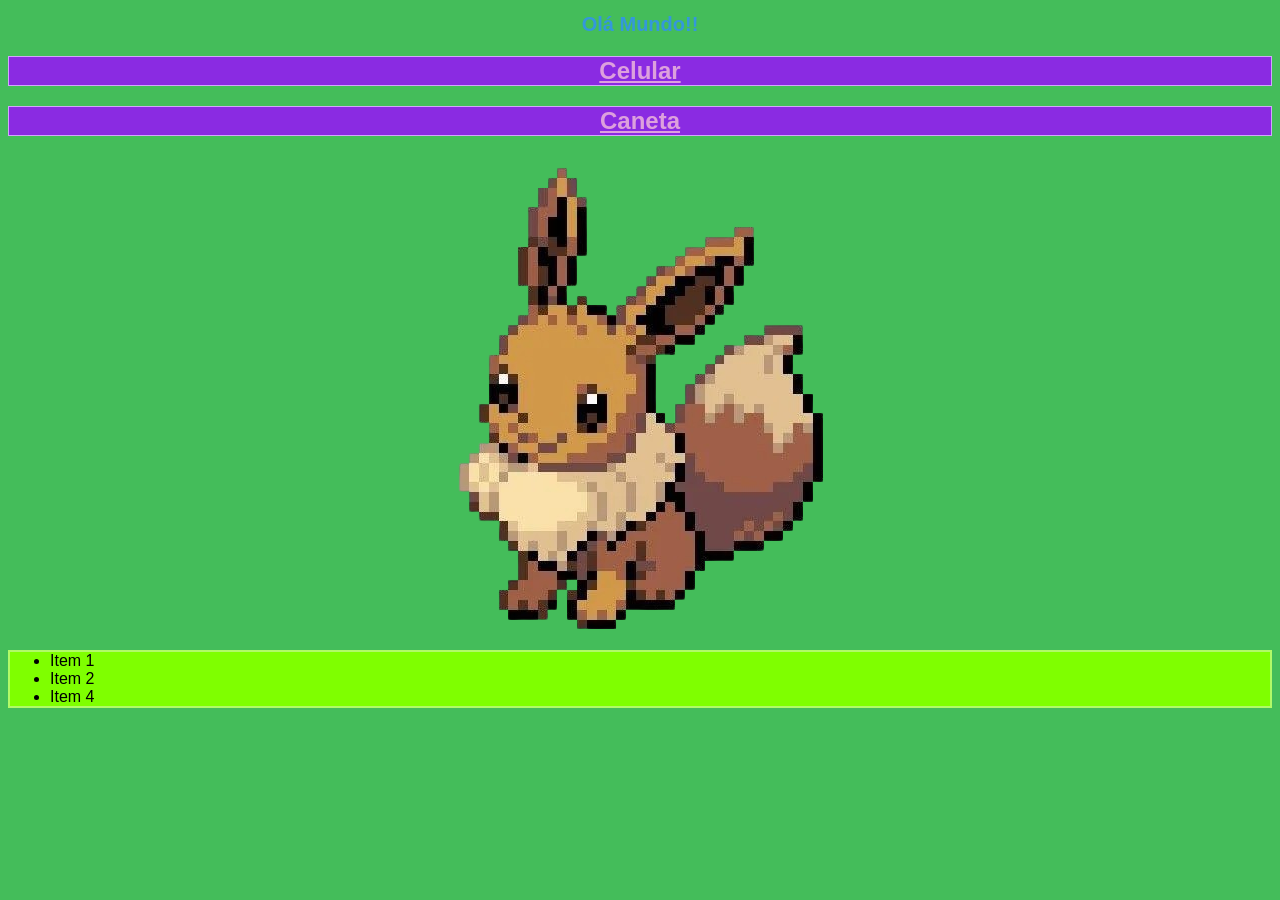
<file: Aula 10 30.10/index.html>
<!DOCTYPE html>
<html lang="pt-br">
<head>
    <meta charset="UTF-8">
    <meta name="viewport" content="width=device-width, initial-scale=1.0">
    <link rel="stylesheet" href="style.css">
    <title>Document</title>
</head>
<body>
    <h1>Olá Mundo!!</h1>
    <h2>Celular</h2>
    <h2>Caneta</h2>
    <div>
        <img src="Eevee.jpg" alt="Eevee, pokémon mais fofo">
    </div>

    <ul>
        <li>Item 1</li>
        <li>Item 2</li>
        <li>Item 4</li>
    </ul>
</body>
</html>
</file>
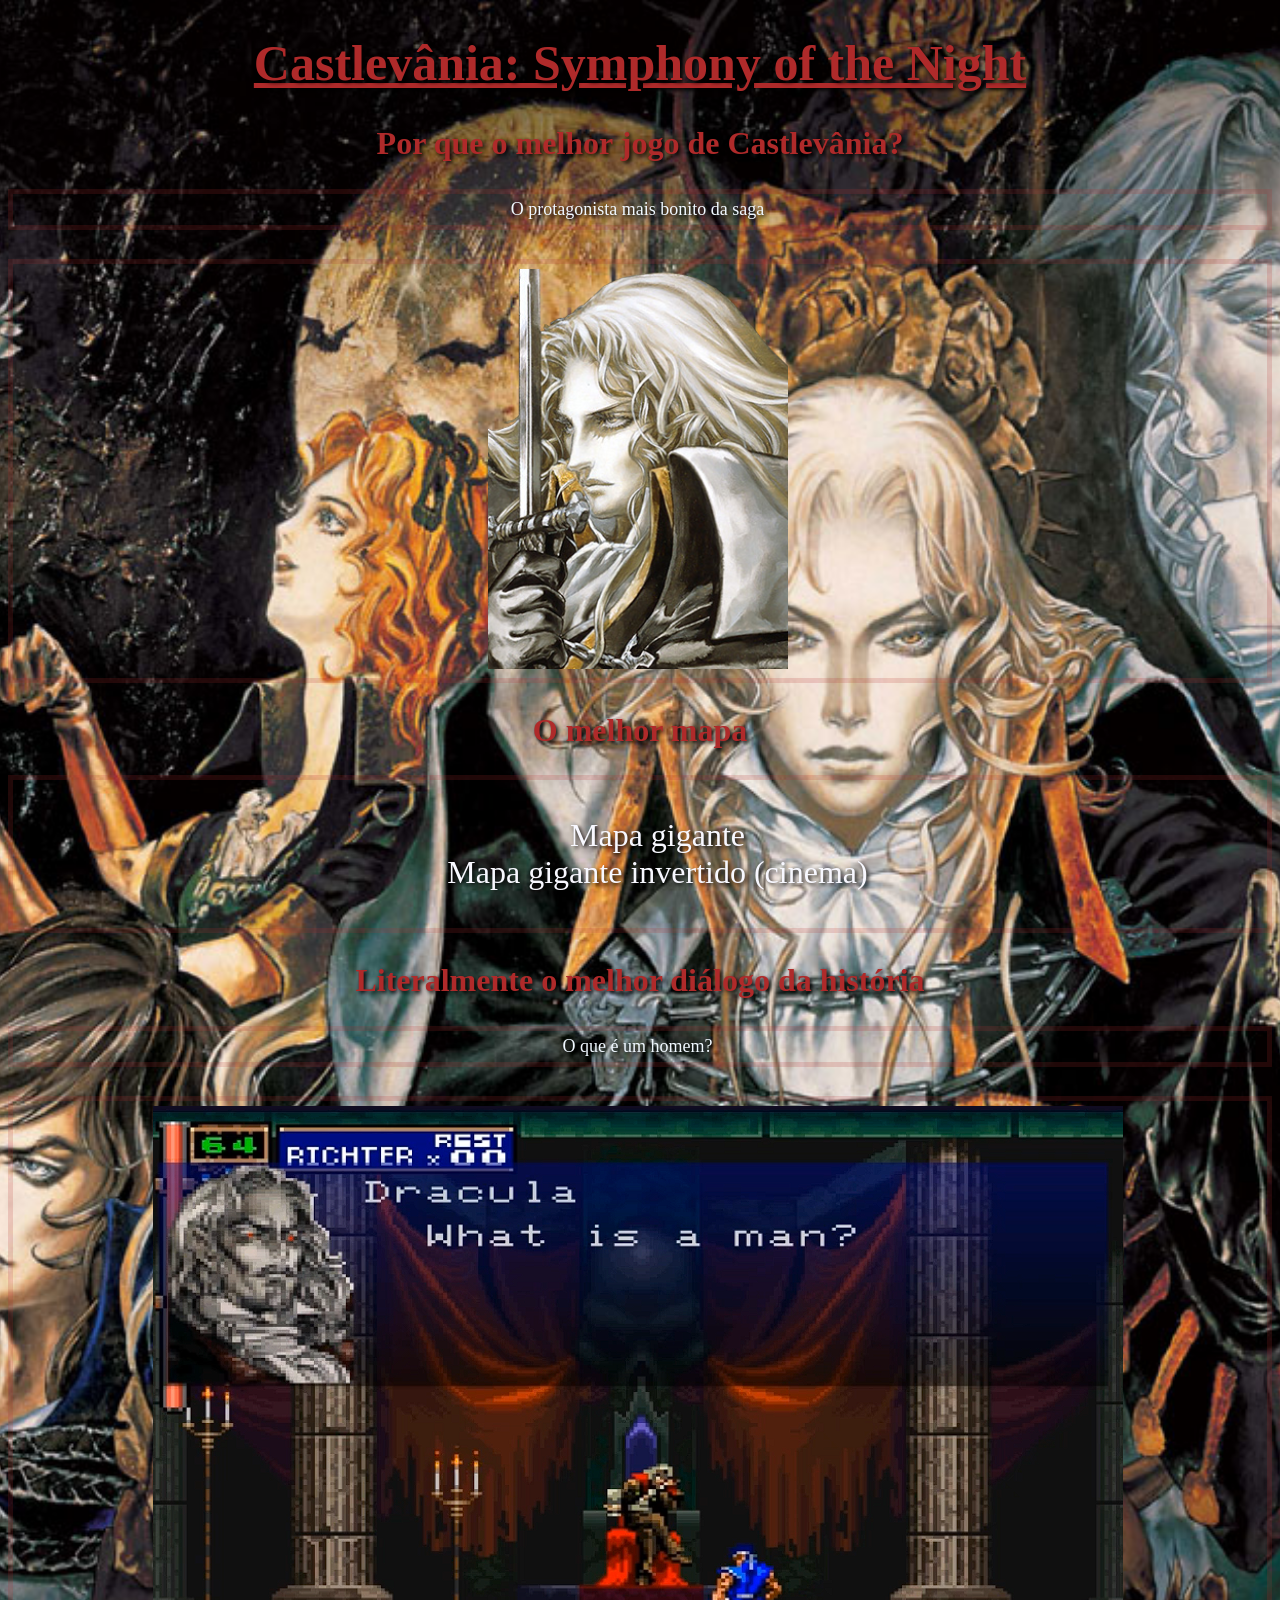
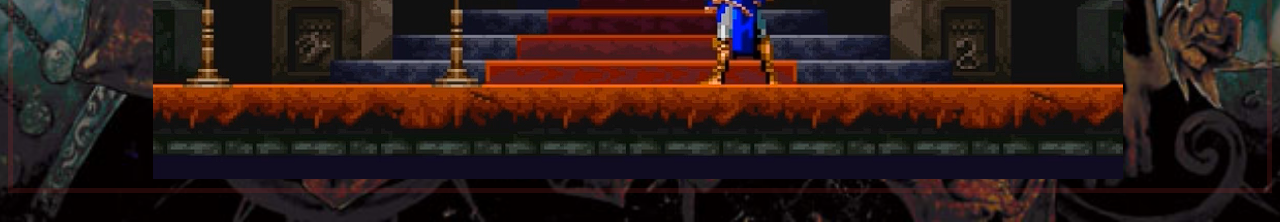
<file: Aula 10 30.10/Atividade 2/index.html>
<!DOCTYPE html>
<html lang="pt-br">
<head>
    <meta charset="UTF-8">
    <meta name="viewport" content="width=device-width, initial-scale=1.0">
    <link rel="stylesheet" href="style.css">
    <title>Castlevânia Symphony of the Night</title>
</head>
<body>
    <h1>Castlevânia: Symphony of the Night</h1>
    <h2>Por que o melhor jogo de Castlevânia?</h2>
    <div>
        <p>O protagonista mais bonito da saga</p>
    </div>
    <div>
        <img src="alucard.webp" alt="">
    </div>
    <a href="https://gamefaqs.gamespot.com/boards/196885-castlevania-symphony-of-the-night/77216045" target="_blank" rel="noopener noreferrer"><h2 id="mapa">O melhor mapa</h2></a>
    <div>
        <ul>
            <li>Mapa gigante</li>
            <li>Mapa gigante invertido (cinema)</li>
        </ul>
    </div>
    <h2>Literalmente o melhor diálogo da história</h2>
    <div>
        <p>O que é um homem?</p>
    </div>
    <div>
        <img src="melhor_diálogo.png" alt="">
    </div>
</body>
</html>
</file>
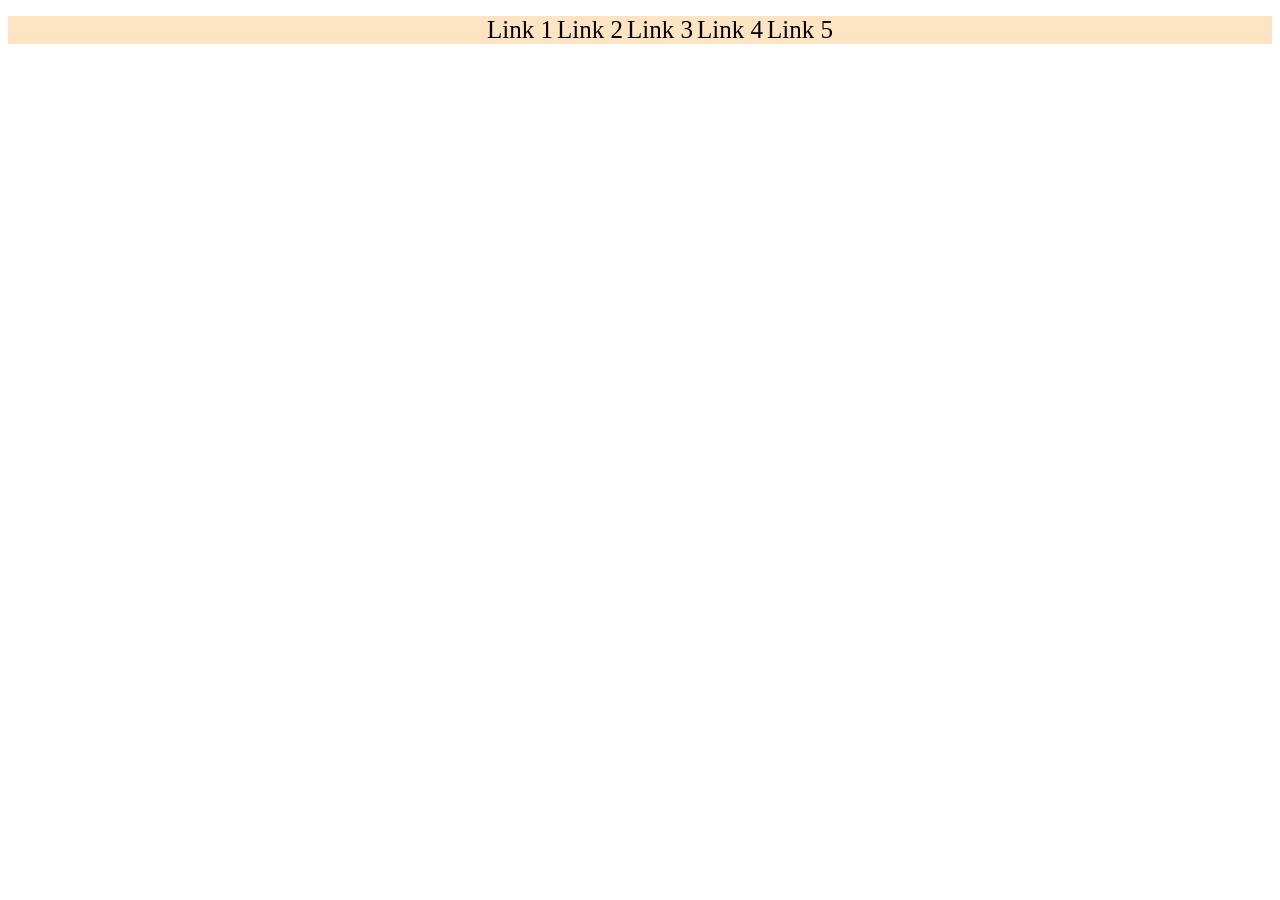
<file: Aula 10 30.10/Atividade 3/index.html>
<!DOCTYPE html>
<html lang="pt-br">
<head>
    <meta charset="UTF-8">
    <meta name="viewport" content="width=device-width, initial-scale=1.0">
    <link rel="stylesheet" href="style.css">
    <title>Links legais</title>
</head>
<body>
    <ul>
        <li><a href="">Link 1</a></li>
        <li><a href="">Link 2</a></li>
        <li><a href="">Link 3</a></li>
        <li><a href="">Link 4</a></li>
        <li><a href="">Link 5</a></li>
    </ul>
</body>
</html>
</file>
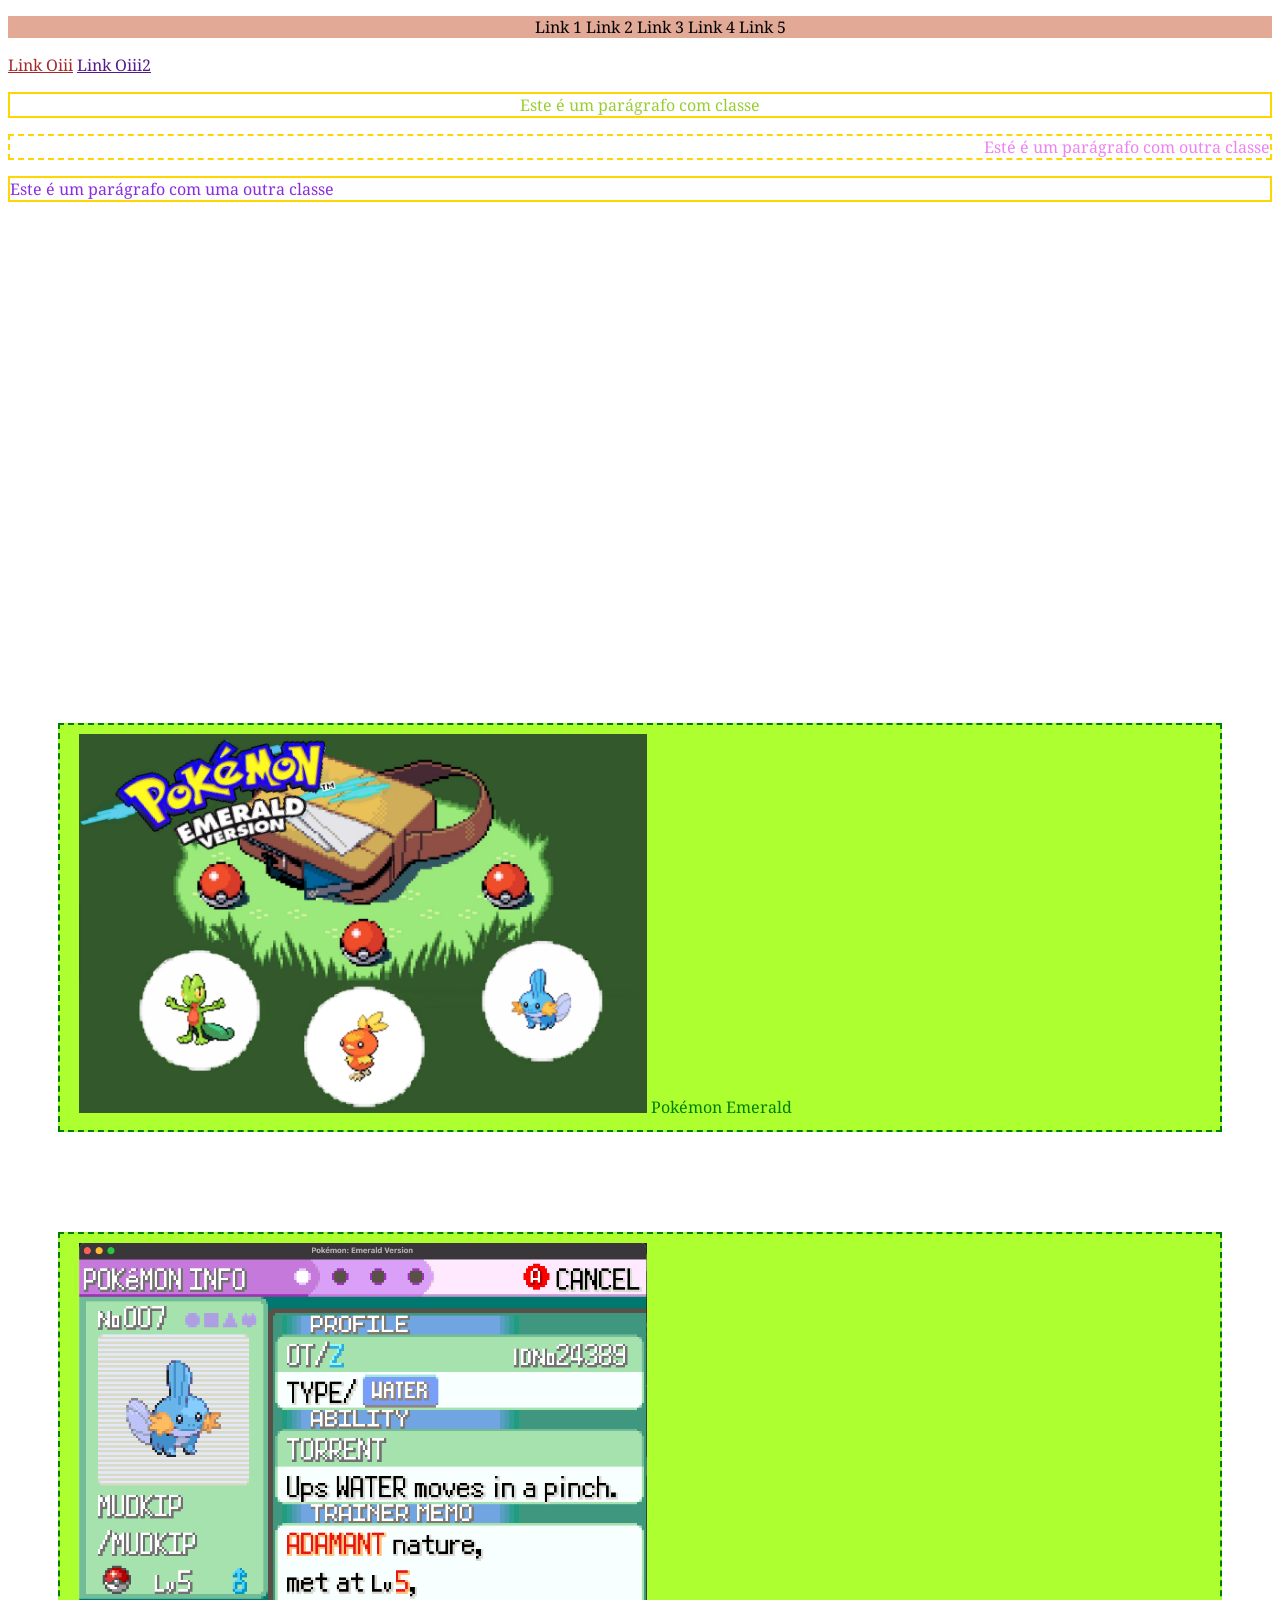
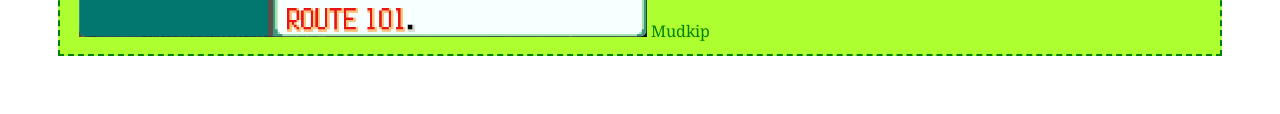
<file: Aula 11 31.10/ex1/index.html>
<!DOCTYPE html>
<html lang="pt-br">
<head>
    <meta charset="UTF-8">
    <meta name="viewport" content="width=device-width, initial-scale=1.0">
    <link rel="stylesheet" href="style.css">
    <title>Links legais</title>
</head>
<body>
   <ul>
    <li><a href="">Link 1</a></li>
    <li><a href="">Link 2</a></li>
    <li><a href="">Link 3</a></li>
    <li><a href="">Link 4</a></li>
    <li><a href="">Link 5</a></li>
   </ul>

   <a href="" class="link">Link Oiii</a>
   <a href="">Link Oiii2</a>
   
   <div>
   <p class="p1">Este é um parágrafo com classe</p>
   <p class="p2">Esté é um parágrafo com outra classe</p>
   <p class="p3">Este é um parágrafo com uma outra classe</p>
   </div>

   <iframe src="https://www.google.com/maps/embed?pb=!1m18!1m12!1m3!1d3394.0028143504546!2d-52.333263623642125!3d-31.715818110791634!2m3!1f0!2f0!3f0!3m2!1i1024!2i768!4f13.1!3m3!1m2!1s0x9511b52eff43d83b%3A0x8766f7da49289e11!2sAeroporto%20Internacional%20de%20Pelotas%20-%20Jo%C3%A3o%20Sim%C3%B5es%20Lopes%20Neto%20(PET%2FSBPK)!5e0!3m2!1spt-BR!2sbr!4v1761934318655!5m2!1spt-BR!2sbr" width="600" height="450" style="border:0;" allowfullscreen="" loading="lazy" referrerpolicy="no-referrer-when-downgrade"></iframe>

   <div class="cartao">
        <img src="pokemon-emerald-best-starter-header.webp" alt="Pokemon emerald seletor de pokemon">
        <p>Pokémon Emerald</p>
   </div>
    <div class="cartao">
        <img src="sv17ov4b0g781.png" alt="Pokemon emerald melhor inicial do emerald">
        <p>Mudkip</p>
   </div>
</body>
</html>
</file>
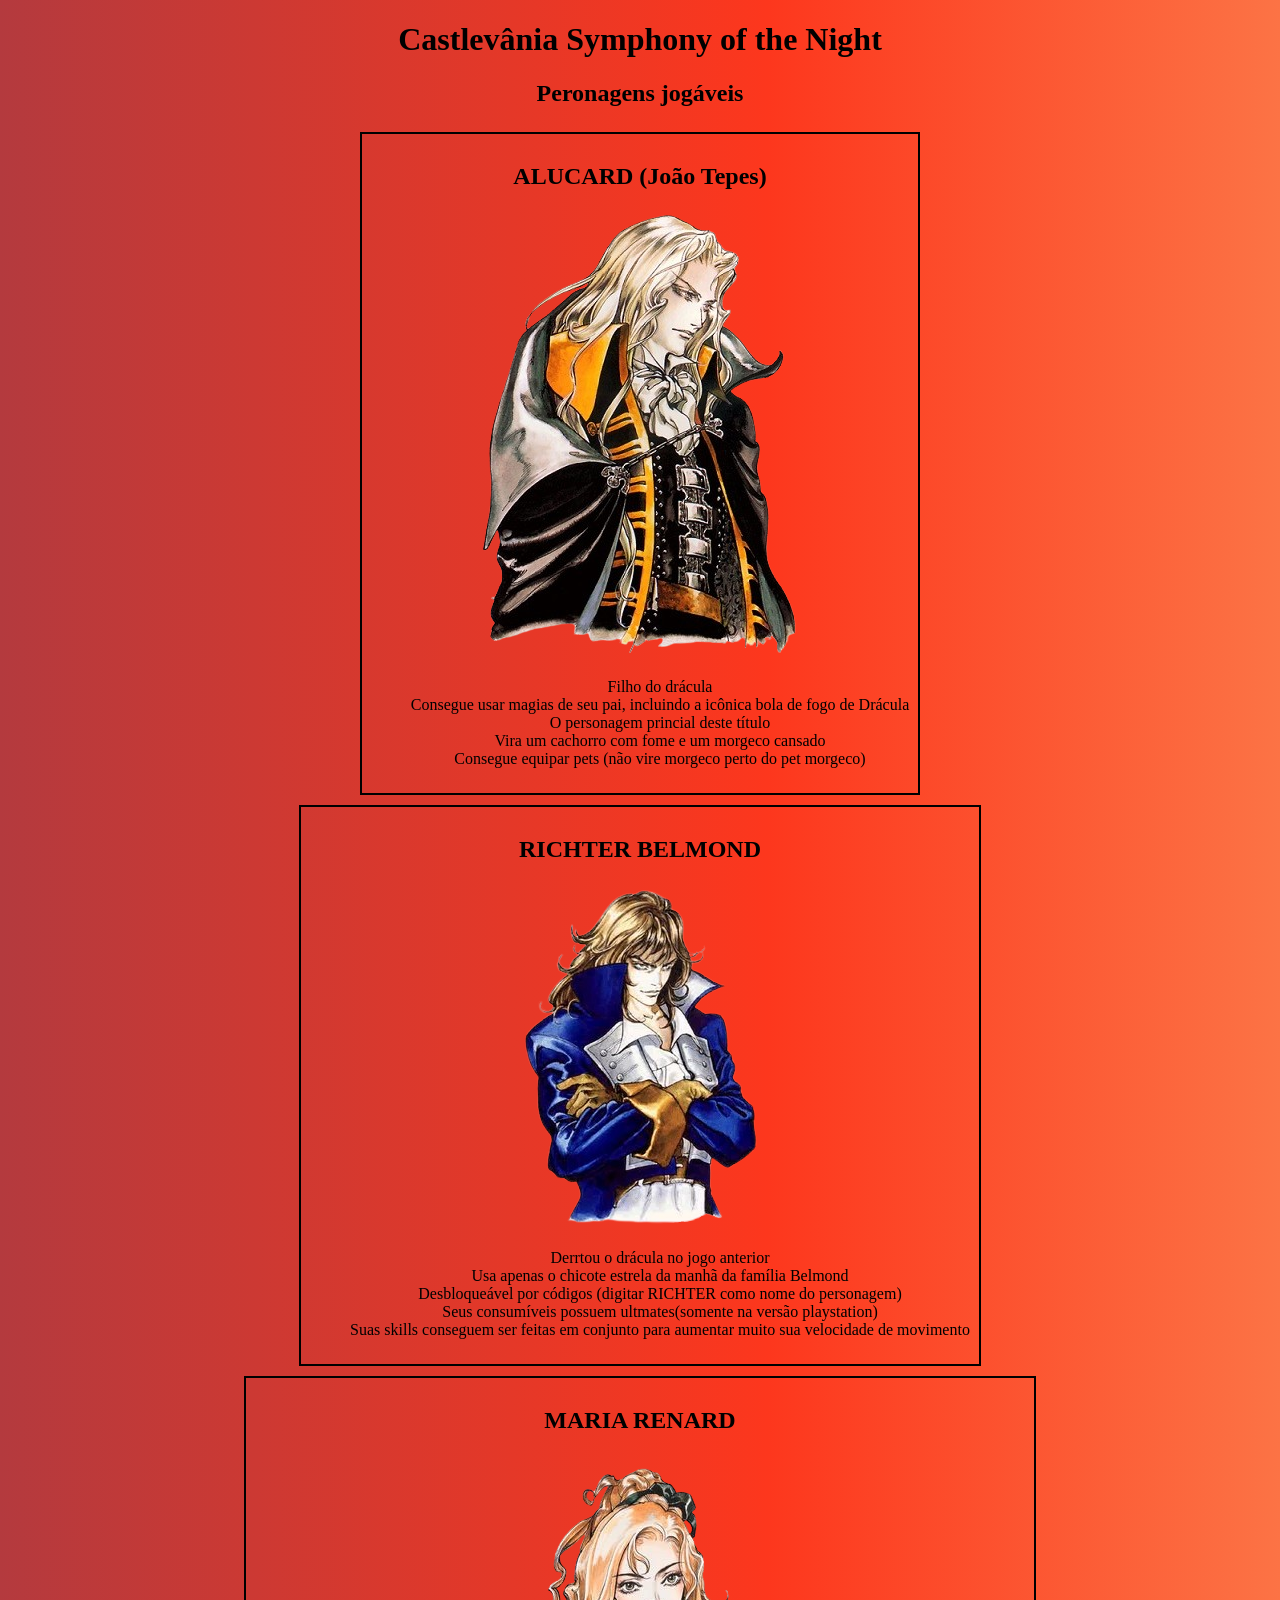
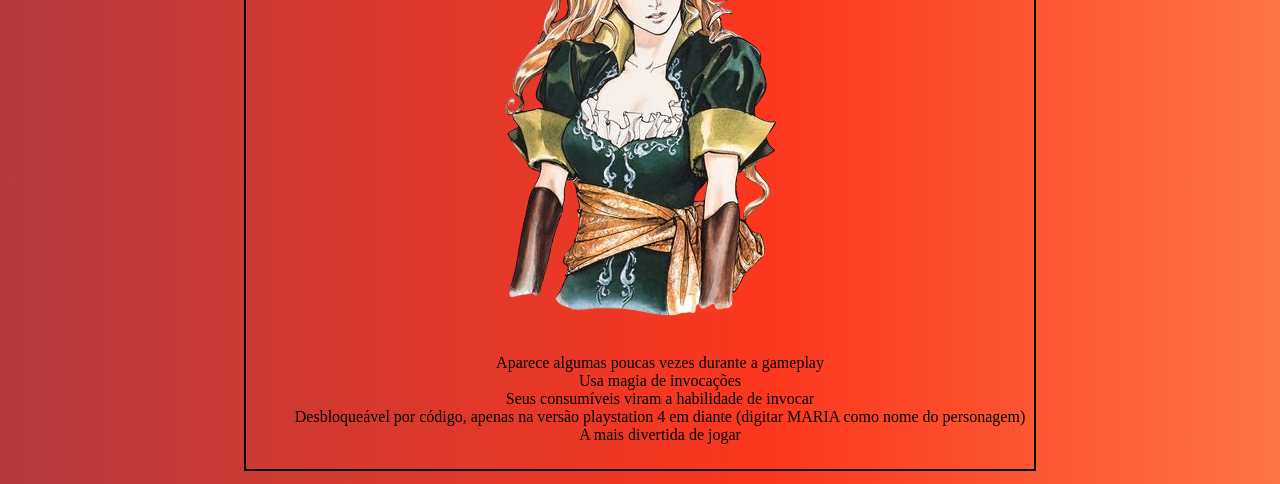
<file: Aula 11 31.10/ex2/index.html>
<!DOCTYPE html>
<html lang="pt-br">
<head>
    <meta charset="UTF-8">
    <meta name="viewport" content="width=device-width, initial-scale=1.0">
    <link rel="stylesheet" href="style.css">
    <title>Castlevânia</title>
</head>
<body>
    <h1>Castlevânia Symphony of the Night</h1>
    <h2>Peronagens jogáveis</h2>

    <div class="card">
        <h2>ALUCARD (João Tepes)</h2>
        <img src="alucard-portrait.png" alt="foto do alucard">
        <ul>
            <li>Filho do drácula</li>
            <li>Consegue usar magias de seu pai, incluindo a icônica bola de fogo de Drácula</li>
            <li>O personagem princial deste título</li>
            <li>Vira um cachorro com fome e um morgeco cansado</li>
            <li>Consegue equipar pets (não vire morgeco perto do pet morgeco)</li>
        </ul>
    </div>

    <div class="card">
        <h2>RICHTER BELMOND</h2>
        <img src="richter-portrait.png" alt="foto do richter">
        <ul>
            <li>Derrtou o drácula no jogo anterior</li>
            <li>Usa apenas o chicote estrela da manhã da família Belmond</li>
            <li>Desbloqueável por códigos (digitar RICHTER como nome do personagem)</li>
            <li>Seus consumíveis possuem ultmates(somente na versão playstation)</li>
            <li>Suas skills conseguem ser feitas em conjunto para aumentar muito sua velocidade de movimento</li>
        </ul>
    </div>

    <div class="card">
        <h2>MARIA RENARD</h2>
        <img src="portrait-maria.png" alt="foto da maria">
        <ul>
            <li>Aparece algumas poucas vezes durante a gameplay</li>
            <li>Usa magia de invocações</li>
            <li>Seus consumíveis viram a habilidade de invocar</li>
            <li>Desbloqueável por código, apenas na versão playstation 4 em diante (digitar MARIA como nome do personagem)</li>
            <li>A mais divertida de jogar</li>
        </ul>
    </div>
</body>
</html>
</file>
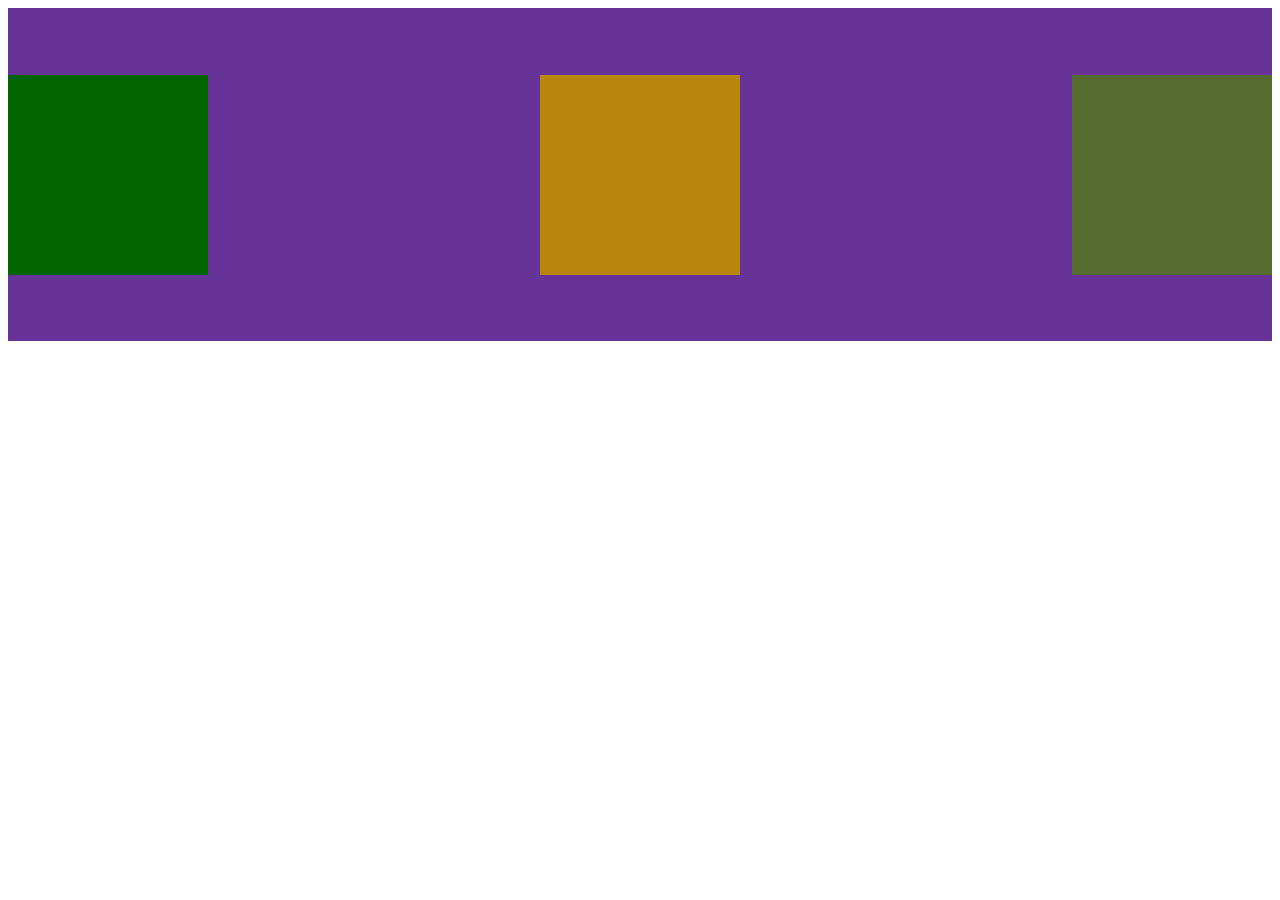
<file: aula 12 03.11/ex1/index.html>
<!DOCTYPE html>
<html lang="pt-br">
<head>
    <meta charset="UTF-8">
    <meta name="viewport" content="width=device-width, initial-scale=1.0">
    <link rel="stylesheet" href="style.css">
    <title>Document</title>
</head>
<body>
    <div class="container">
        <div class="box1">

        </div>
        <div class="box2">
            
        </div>
        <div class="box3">

        </div>

    </div>
</body>
</html>
</file>
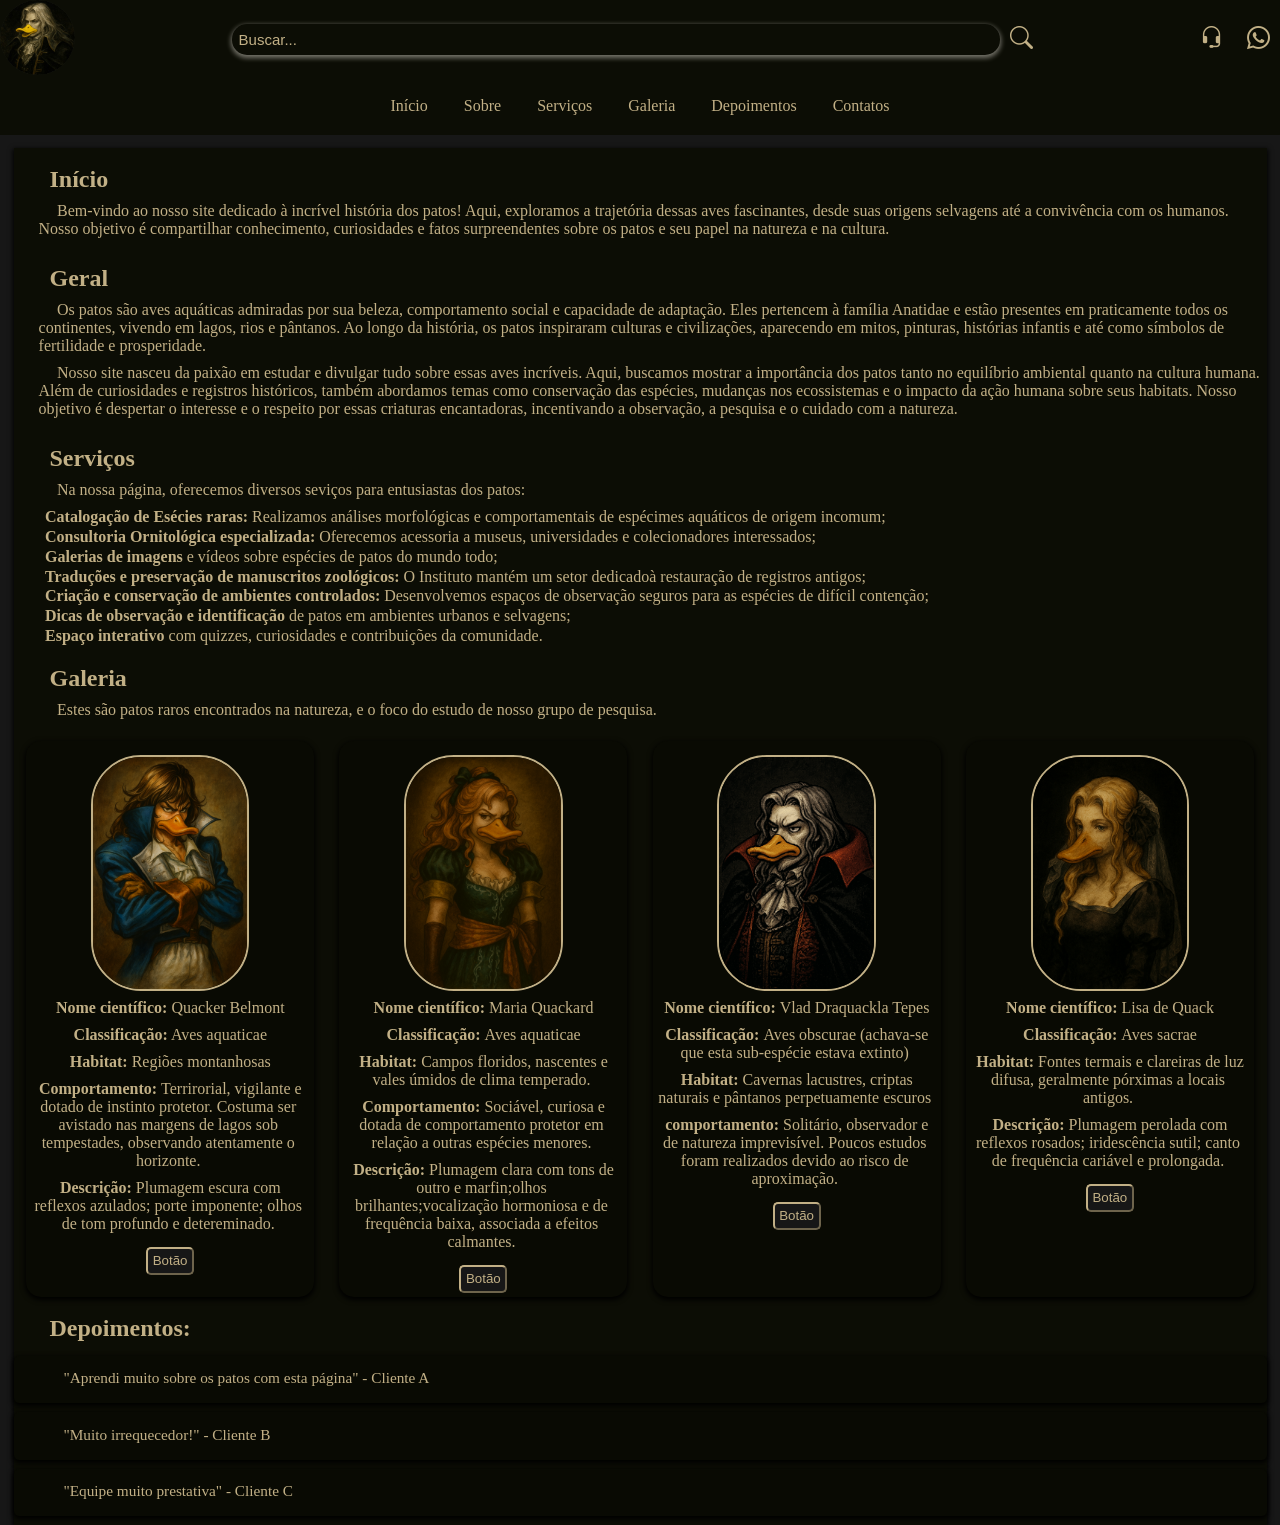
<file: aula 12 03.11/Projeto Pato/index.html>
<!DOCTYPE html>
<html lang="pt-br">
<head>
    <meta charset="UTF-8">
    <meta name="viewport" content="width=device-width, initial-scale=1.0">
    <link rel="stylesheet" href="./css/style.css">
    <link rel="shortcut icon" href="img/logo.png" type="image/x-icon">
    <link rel="stylesheet" href="https://cdn.jsdelivr.net/npm/bootstrap-icons@1.13.1/font/bootstrap-icons.min.css">
    <title>Symophony of the Quack Quack</title>
</head>
<body>
    <header>
        <div class="logo">
            <img src="img/logo.png" alt="Logo do site, alucard com bico de pato">
        </div>
        <div class="busca">
            <input type="search" placeholder="Buscar..." name="" id="">
            <i class="bi bi-search"></i>
        </div>
        <div class="contato">
            <i class="bi bi-headset"></i>
            <i class="bi bi-whatsapp"></i>
        </div>
    </header>

    <main>
        <nav class="navegation">
            <ul>
                <li><a href="">Início</a></li>
                <li><a href="">Sobre</a></li>
                <li><a href="">Serviços</a></li>
                <li><a href="">Galeria</a></li>
                <li><a href="">Depoimentos</a></li>
                <li><a href="">Contatos</a></li>
            </ul>
        </nav>
        <section class="painel">
            <section class="inicio">
                <h2>Início</h2>
                <p>Bem-vindo ao nosso site dedicado à incrível história dos patos! Aqui, exploramos a trajetória dessas aves fascinantes, desde suas origens selvagens até a convivência com os humanos. Nosso objetivo é compartilhar conhecimento, curiosidades e fatos surpreendentes sobre os patos e seu papel na natureza e na cultura.
                </p>
            </section>

            <section class="geral">
                <h2>Geral</h2>
                <p>Os patos são aves aquáticas admiradas por sua beleza, comportamento social e capacidade de adaptação. Eles pertencem à família Anatidae e estão presentes em praticamente todos os continentes, vivendo em lagos, rios e pântanos. Ao longo da história, os patos inspiraram culturas e civilizações, aparecendo em mitos, pinturas, histórias infantis e até como símbolos de fertilidade e prosperidade.</p>
                <p>Nosso site nasceu da paixão em estudar e divulgar tudo sobre essas aves incríveis. Aqui, buscamos mostrar a importância dos patos tanto no equilíbrio ambiental quanto na cultura humana. Além de curiosidades e registros históricos, também abordamos temas como conservação das espécies, mudanças nos ecossistemas e o impacto da ação humana sobre seus habitats. Nosso objetivo é despertar o interesse e o respeito por essas criaturas encantadoras, incentivando a observação, a pesquisa e o cuidado com a natureza.</p>
            </section>

            <section class="servicos">
                <h2>Serviços</h2>
                <p>Na nossa página, oferecemos diversos seviços para entusiastas dos patos:</p>
                <ul class="listaServicos">
                    <li><strong>Catalogação de Esécies raras:</strong> Realizamos análises morfológicas e comportamentais de espécimes aquáticos de origem incomum;</li>
                    <li><strong>Consultoria Ornitológica especializada:</strong> Oferecemos acessoria a museus, universidades e colecionadores interessados;</li>
                    <li><strong>Galerias de imagens</strong> e vídeos sobre espécies de patos do mundo todo;</li>
                    <li><strong>Traduções e preservação de manuscritos zoológicos:</strong> O Instituto mantém um setor dedicadoà restauração de registros antigos;</li>
                    <li><strong>Criação e conservação de ambientes controlados:</strong> Desenvolvemos espaços de observação seguros para as espécies de difícil contenção;</li>
                    <li><strong>Dicas de observação e identificação</strong> de patos em ambientes urbanos e selvagens;</li>
                    <li><strong>Espaço interativo</strong> com quizzes, curiosidades e contribuições da comunidade.</li>
                </ul>
            </section>
            <section class="galeria">
                <h2>Galeria</h2>
                <p>Estes são patos raros encontrados na natureza, e o foco do estudo de nosso grupo de pesquisa.
                </p>
                <div class="images">
                    <div class="cartao"><img src="img/richter_pato.png" alt="Richter pato">
                    <p><strong>Nome científico:</strong> Quacker Belmont</p>
                    <p><strong>Classificação:</strong>  Aves aquaticae</p>
                    <p><strong>Habitat: </strong>Regiões montanhosas</p>
                    <p><strong>Comportamento: </strong>Terrirorial, vigilante e dotado de instinto protetor. Costuma ser avistado nas margens de lagos sob tempestades, observando atentamente o horizonte.</p>
                    <p><strong>Descrição: </strong>Plumagem escura com reflexos azulados; porte imponente; olhos de tom profundo e detereminado.</p>
                    <button class="button">Botão</button>
                </div>
                    <div class="cartao"><img src="img/Maria_pata.png" alt="Maria pata">
                    <p><strong>Nome científico: </strong>Maria Quackard</p>
                    <p><strong>Classificação: </strong> Aves aquaticae</p>
                    <p><strong>Habitat: </strong>Campos floridos, nascentes e vales úmidos de clima temperado.</p>
                    <p><strong>Comportamento: </strong>Sociável, curiosa e dotada de comportamento protetor em relação a outras espécies menores.</p>
                    <p><strong>Descrição: </strong>Plumagem clara com tons de outro e marfin;olhos brilhantes;vocalização hormoniosa e de frequência baixa, associada a efeitos calmantes.</p>
                    <button class="button">Botão</button>
                </div>
                    <div class="cartao"><img src="img/dracula_pato.png" alt="Drácula pato">
                    <p><strong>Nome científico: </strong>Vlad Draquackla Tepes</p>
                    <p><strong>Classificação: </strong>Aves obscurae (achava-se que esta sub-espécie estava extinto)</p>
                    <p><strong>Habitat: </strong>Cavernas lacustres, criptas naturais e pântanos perpetuamente escuros</p>
                    <p><strong>comportamento: </strong>Solitário, observador e de natureza imprevisível. Poucos estudos foram realizados devido ao risco de aproximação.</p>
                    <button class="button">Botão</button>
                </div>
                    <div class="cartao"><img src="img/Lisa_pata.png" alt="Lisa de Lupo pata">
                    <p><strong>Nome científico: </strong>Lisa de Quack</p>
                    <p><strong>Classificação: </strong>Aves sacrae</p>
                    <p><strong>Habitat: </strong>Fontes termais e clareiras de luz difusa, geralmente pórximas a locais antigos.</p>
                    <p><strong>Descrição: </strong>Plumagem perolada com reflexos rosados; iridescência sutil; canto de frequência cariável e prolongada.</p>
                    <button class="button">Botão</button>
                </div>
                </div>
            </section>
            <section class="depoimentos">
                <h2>Depoimentos:</h2>
                <div class="txt-dep">
                    <ul>
                        <li><p>"Aprendi muito sobre os patos com esta página" - Cliente A</p></li>
                        <li><p>"Muito irrequecedor!" - Cliente B</p></li>
                        <li> <p>"Equipe muito prestativa" - Cliente C</p></li>
                    </ul> 
                </div>
            </section>
        </section>
        </main>
</body>
</html>
</file>
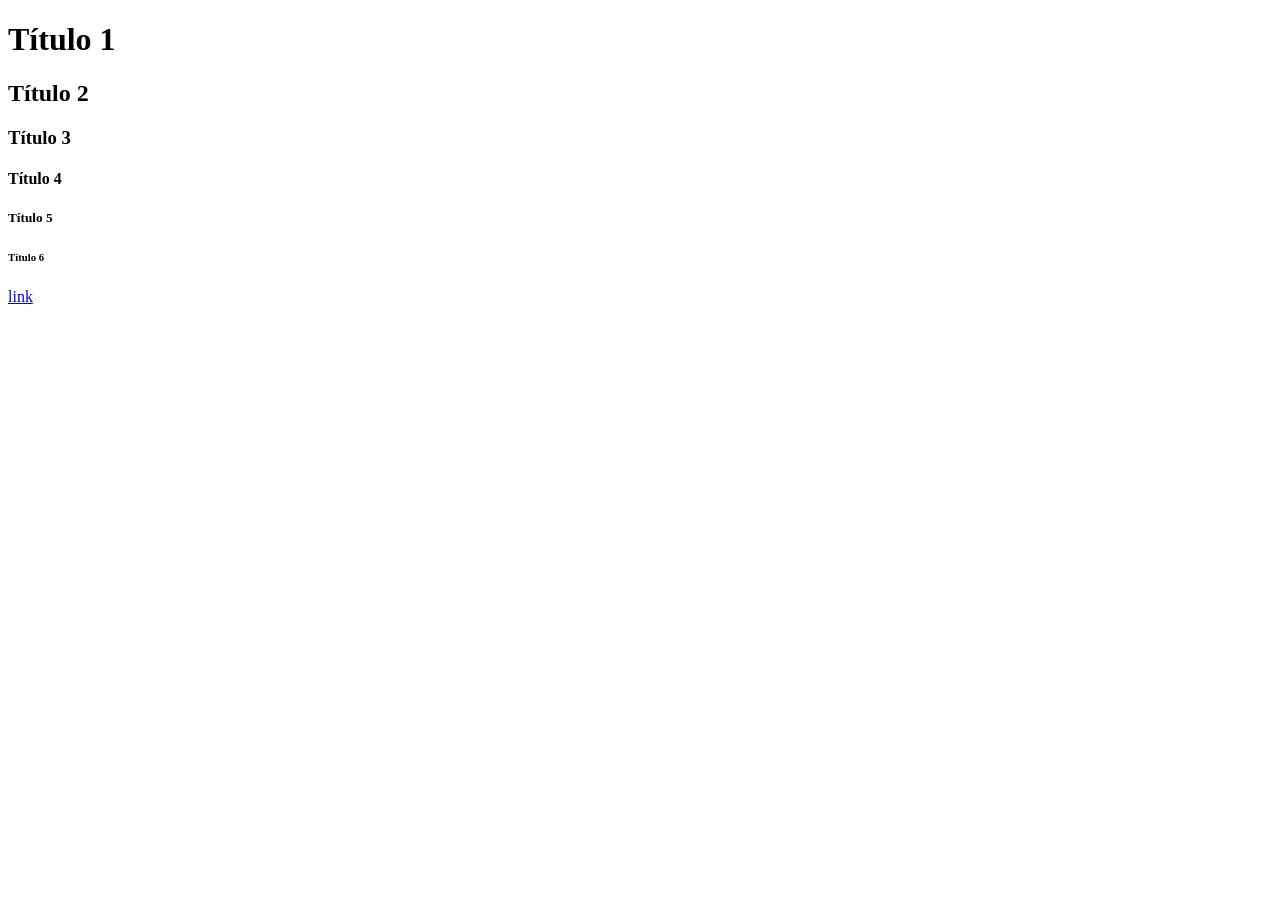
<file: Aula 9 29.10/ex1/index.html>
<!DOCTYPE html>
<html lang="pt-br">
<head>
    <meta charset="UTF-8">
    <meta name="viewport" content="width=device-width, initial-scale=1.0">
    <title>Aula 1</title>
</head>
<body>
    <h1>Título 1</h1>
    <h2>Título 2</h2>
    <h3>Título 3</h3>
    <h4>Título 4</h4>
    <h5>Título 5</h5>
    <h6>Título 6</h6>
    
    <a href="page.html" target="_blank">link</a>
</body>
</html>
</file>
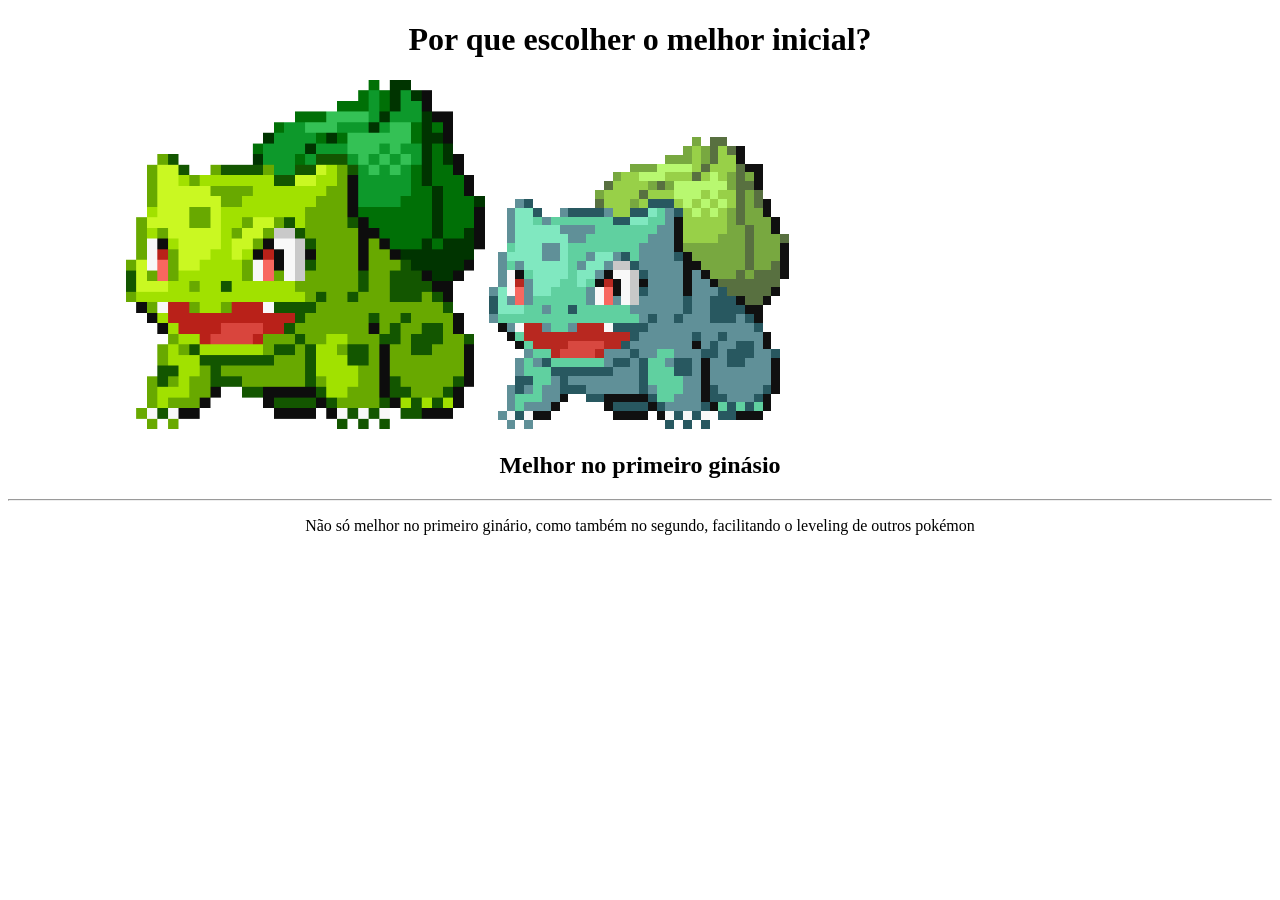
<file: Aula 9 29.10/ex2/index.html>
<!DOCTYPE html>
<html lang="pt-br">
<head>
    <meta charset="UTF-8">
    <meta name="viewport" content="width=device-width, initial-scale=1.0">
    <title>Document</title>
</head>
<body>
    <h1 style="text-align: center;">Por que escolher o melhor inicial?</h1>
<div style="display: inline-block; align-items: center; text-align: center; justify-content: space-between;"><a href="https://www.pokemon-zone.com/cards/a3/210/bulbasaur/" target="_blank" ><img src="bulbassour.png" alt="bulbassour shiny, o melhor pokémon inicial" style="cursor: pointer;" width="40%" ></a> <a href="https://www.pokemon.com/br/pokedex/bulbasaur" target="_blank"><img src="Bulbasaur_29.png" alt="bulbassour, o melhor pokémon inicial"></a></div>
    <h2 style="text-align: center;">Melhor no primeiro ginásio</h2>
    <hr>
    <p style="text-align: center;">Não só melhor no primeiro ginário, como também no segundo, facilitando o leveling de outros pokémon</p>
</body>
</html>
</file>
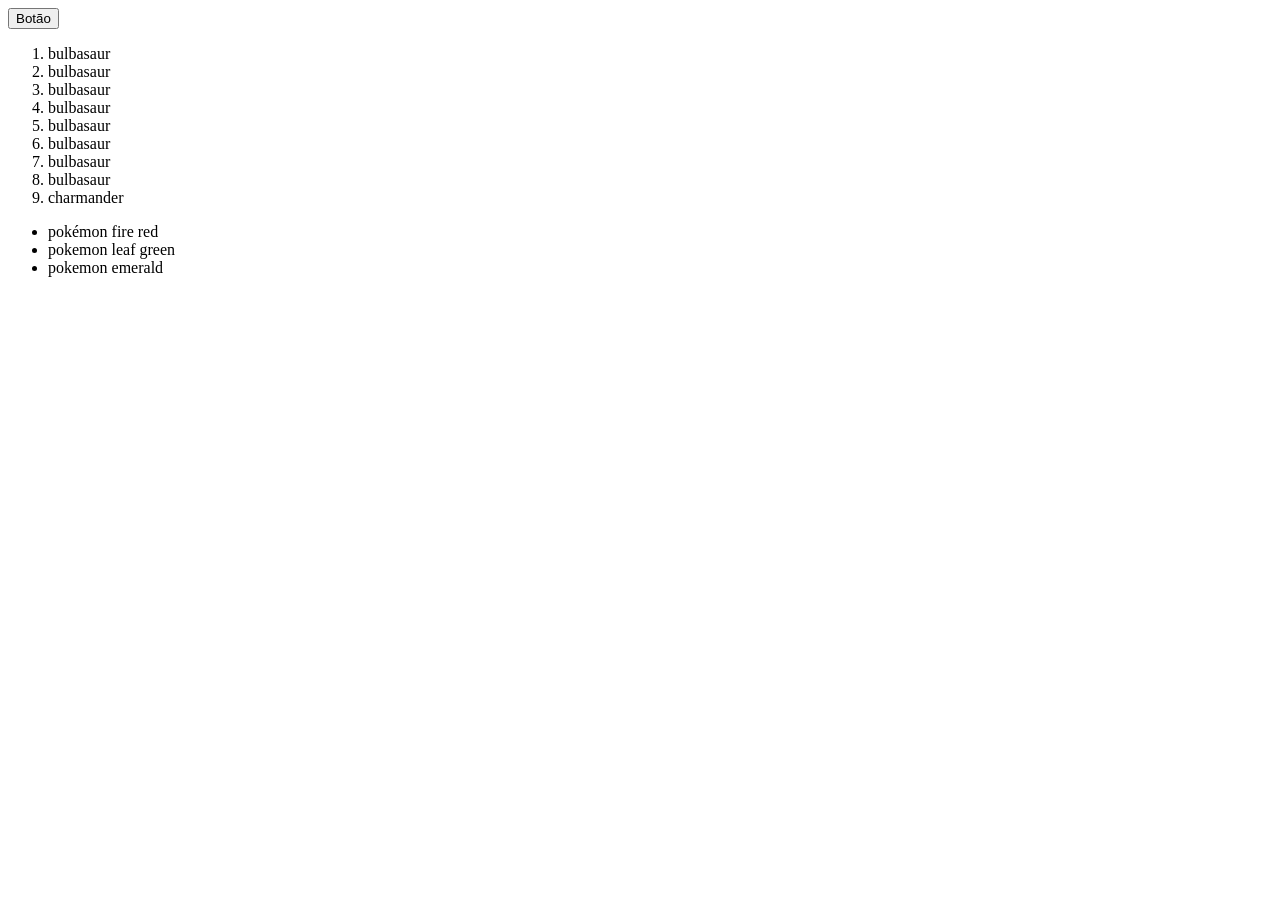
<file: Aula 9 29.10/listas/index.html>
<!DOCTYPE html>
<html lang="pt-br">
<head>
    <meta charset="UTF-8">
    <meta name="viewport" content="width=device-width, initial-scale=1.0">
    <title>Document</title>
</head>
<body>
    <button>Botão</button>
    <ol>
        <li>bulbasaur</li>
        <li>bulbasaur</li>
        <li>bulbasaur</li>
        <li>bulbasaur</li>
        <li>bulbasaur</li>
        <li>bulbasaur</li>
        <li>bulbasaur</li>
        <li>bulbasaur</li>
        <li>charmander</li>
    </ol>

    <ul>
        <li>pokémon fire red</li>
        <li>pokemon leaf green</li>
        <li>pokemon emerald</li>
    </ul>
</body>
</html>
</file>
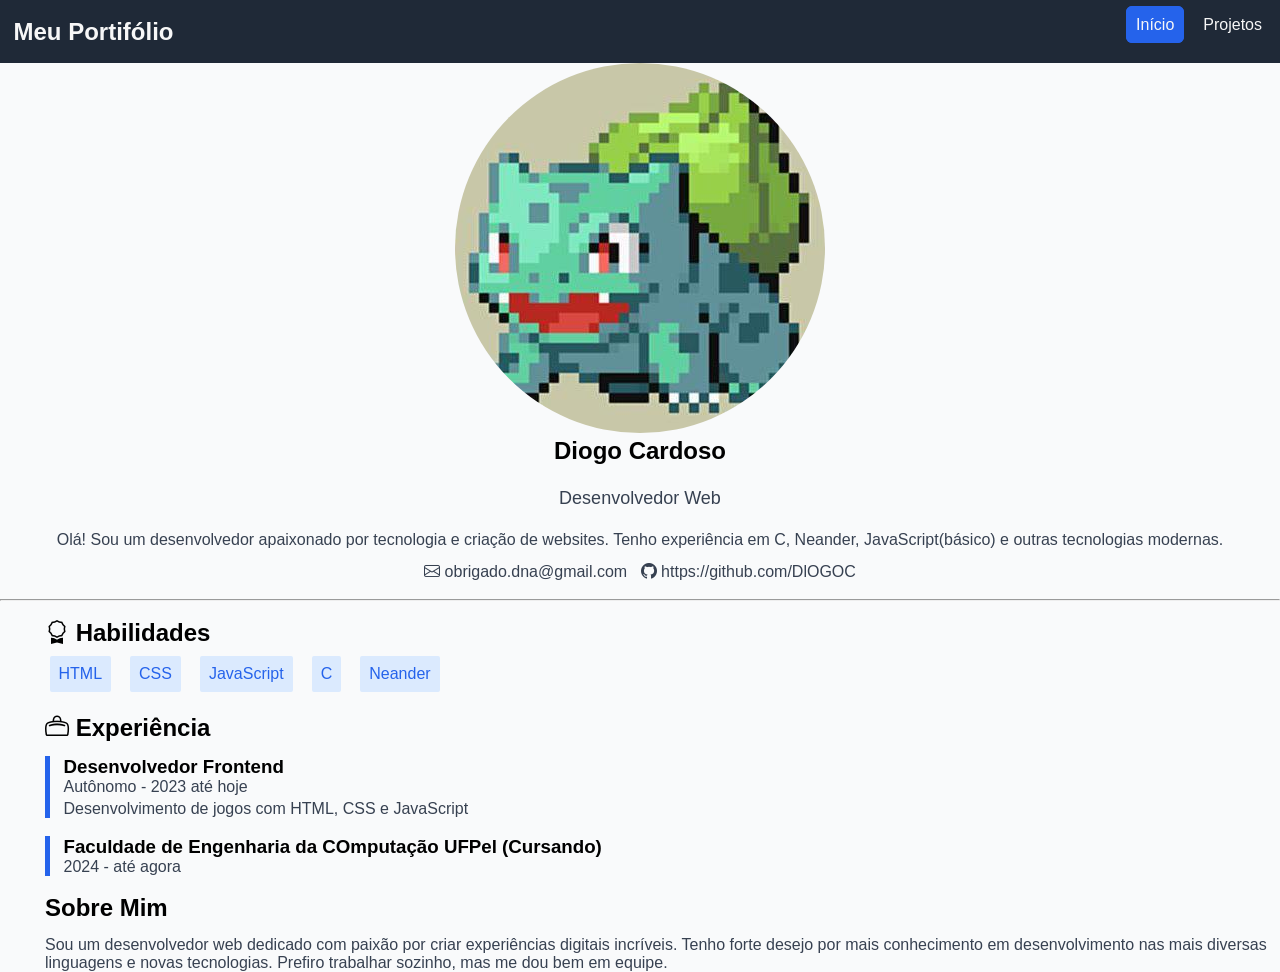
<file: Trabalhos/trabalho 2/index.html>
<!DOCTYPE html>
<html lang="pt-br">
<head>
    <meta charset="UTF-8">
    <meta name="viewport" content="width=device-width, initial-scale=1.0">    
    <link rel="stylesheet" href="https://cdn.jsdelivr.net/npm/bootstrap-icons@1.13.1/font/bootstrap-icons.min.css">
    <link rel="stylesheet" href="./css/style.css">
    <title>Simple Student Portifolio</title>
</head>
<body>
    <header>
        <div class="titulo">
            <h2>Meu Portifólio</h2>
        </div>
        <div class="links">
            <ul>
                <li><a href="index.html" class="borda">Início</a></li>
                <li><a href="projetos.html" class="semBorda">Projetos</a></li>
            </ul>
        </div>
    </header>
    <main>
        <section class="perfil">
           <div class="img">
            <img src="img/136750457.jpg" alt="Minha foto de perfil">
           </div>
            <h1>Diogo Cardoso</h1>
            <p id="funcao">Desenvolvedor Web</p>
            <p id="apresentacao">Olá! Sou um desenvolvedor apaixonado por tecnologia e criação de websites. Tenho experiência em C, Neander, JavaScript(básico) e outras tecnologias modernas.</p>
            <div class="contatos">
                <div id="email">
                    <p><i class="bi bi-envelope"></i>  obrigado.dna@gmail.com</p>
                </div>
                
                <div id="github">
                    <p id="github"><i class="bi bi-github"></i>  https://github.com/DlOGOC</div>
                </div>
            </div>
        </section>
        <hr>
        <section class="competencias">
            <div id="habilidades">
                <h2><i class="bi bi-award"></i></i> Habilidades</h2>
                <ul>
                    <li>HTML</li>
                    <li>CSS</li>
                    <li>JavaScript</li>
                    <li>C</li>
                    <li>Neander</li>
                </ul>
            </div>
            <div class="experiencias">
                <h2><i class="bi bi-duffle"></i></i>  Experiência</h2>
                <div class="saberes">
                    <h3>Desenvolvedor Frontend</h3>
                    <p>Autônomo - 2023 até hoje</p>
                    <p>Desenvolvimento de jogos com HTML, CSS e JavaScript</p>
                </div>
                <div class="saberes">
                    <h3>Faculdade de Engenharia da COmputação UFPel (Cursando)</h3>
                    <p>2024 - até agora</p>
                </div>
            </div>
        </section>
        <section class="sobre">
            <h2>Sobre Mim</h2>
            <p>Sou um desenvolvedor web dedicado com paixão por criar experiências digitais incríveis. Tenho forte desejo por mais conhecimento em desenvolvimento nas mais diversas linguagens e novas tecnologias. Prefiro trabalhar sozinho, mas me dou bem em equipe.</p>
        </section>
    </main>
</body>
</html>
</file>
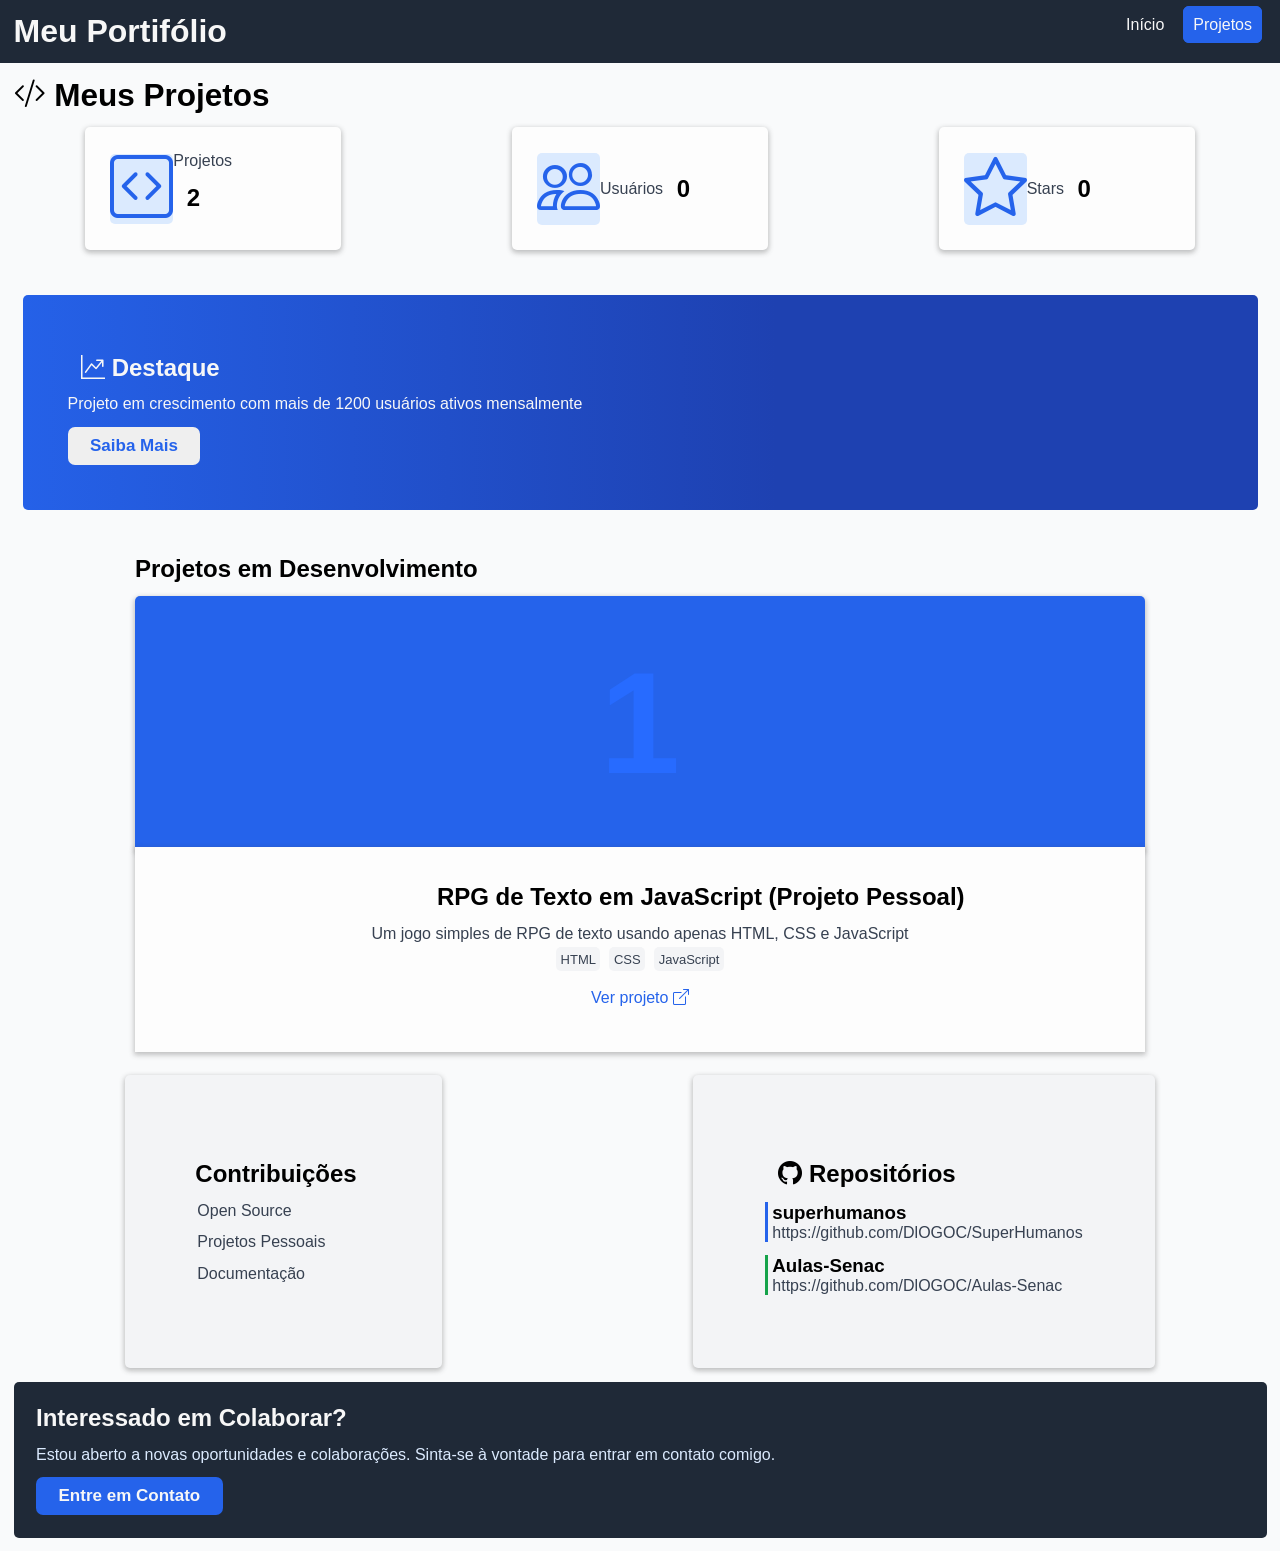
<file: Trabalhos/trabalho 2/projetos.html>
<!DOCTYPE html>
<html lang="pt-br">
<head>
    <meta charset="UTF-8">
    <meta name="viewport" content="width=device-width, initial-scale=1.0">    
    <link rel="stylesheet" href="https://cdn.jsdelivr.net/npm/bootstrap-icons@1.13.1/font/bootstrap-icons.min.css">
    <link rel="stylesheet" href="./css/style.css">
    <title>Simple Student Portifolio</title>
</head>
<body>
    <header>
        <div class="titulo">
            <h1>Meu Portifólio</h1>
        </div>
        <div class="links">
            <ul>
                <li><a href="index.html" class="semBorda">Início</a></li>
                <li><a href="projetos.html"     class="borda">Projetos</a></li>
            </ul>
        </div>
    </header>
    <main>
        <section class="cards">
            <h2 id="projetos"><i class="bi bi-code-slash"></i> Meus Projetos</h2>
            <div class="box">
                <div class="cartao">
                    <div class="inf">
                        <div class="icone">
                            <i class="bi bi-code-square"></i>
                        </div>
                        <div class="projetosEu">
                            <p>Projetos</p>
                            <h2>2</h2>
                        </div>
                    </div>
                </div>
                <div class="cartao">
                    <div class="inf">
                        <i class="bi bi-people"></i>
                        <p>Usuários</p>
                        <h2>0</h2>
                    </div>
                </div>
                <div class="cartao">
                    <div class="inf">
                        <i class="bi bi-star"></i>
                        <p>Stars</p>
                        <h2>0</h2>
                    </div>
                </div>
            </div>

            <section id="destaques">
                <div class="destaque">
                    <h2><i class="bi bi-graph-up-arrow"></i>  Destaque</h2>
                    <p>Projeto em crescimento com mais de 1200 usuários ativos mensalmente</p>
                    <button>Saiba Mais</button>
                </div>
            </section>
            <secton class="projetos">
                <h2>Projetos em Desenvolvimento</h2>
                <div class="cardProjeto">
                    <h3 id="corzinha">1</h3>
                    <div class="projeto">
                        <h2>RPG de Texto em JavaScript (Projeto Pessoal)</h2>
                        <p>Um jogo simples de RPG de texto usando apenas HTML, CSS e JavaScript</p>
                        <div>
                            <p class="linguagem">HTML</p>
                            <p class="linguagem">CSS</p>
                            <p class="linguagem">JavaScript</p>
                        </div>
                        <a href="https://github.com/DlOGOC/SuperHumanos" target="_blank" rel="noopener noreferrer">Ver projeto <i class="bi bi-box-arrow-up-right"></i></a>
                    </div>
                </div>
            </secton>
            <section class="encerramento">
                <div class="contribuicoes">
                    <h2>Contribuições</h2>
                    <p>Open Source</p>
                    <p>Projetos Pessoais</p>
                    <p>Documentação</p>
                </div>
                <div class="repositorios">
                    <h2><i class="bi bi-github"></i> Repositórios</h2>
                    <div class="rpg">
                        <h3>superhumanos</h3>
                        <p>https://github.com/DlOGOC/SuperHumanos</p>
                    </div>
                    <div class="aulasSenac">
                        <h3>Aulas-Senac</h3>
                        <p>https://github.com/DlOGOC/Aulas-Senac</p>
                    </div>
                </div>
            </section>
        </section>
    </main>
    <footer>
        <h2>Interessado em Colaborar?</h2>
        <p>Estou aberto a novas oportunidades e colaborações. Sinta-se à vontade para entrar em contato comigo.</p>

        <button><a href="http://wa.me/qr/DSIDLCYPFPZNK1" target="_blank" rel="noopener noreferrer">Entre em Contato</a></button>
    </footer>
</body>
</html>
</file>
<file: Aula 10 30.10/style.css>
:root{
    --cor-principal: #3498db;
}
body{
    font-family: Arial, Helvetica, sans-serif;
    background-color: #44bd5a;
}
h1{
    font-size: 20px;
    color: var(--cor-principal);
    text-align: center;
}
h2{
    text-align: center;
    color: plum;
    background-color: blueviolet;
    font-weight: 900;
    text-decoration: underline;
    cursor: pointer;
    border: rgb(211, 166, 253) solid 1px;
}
h2:hover{
    color: black;
}
img{
    height: auto;
    width: auto;
    justify-content: space-around;
    justify-content: center;
    display: inline-block;
    display: flex;
    justify-content: center;   
}
div{
    text-align: center;
    display: flex;
    justify-content: center;
}
ul{
    background-color: chartreuse;
    border: rgb(177, 250, 104) solid 2px;
}
</file>
<file: Aula 10 30.10/Atividade 2/style.css>
body{
    background-color: black;
    background-image: url(castlevania.jpg);
    background-size: cover;
    background-position: center;
    background-repeat: no-repeat;
    color: aliceblue;
    text-align: center;
}
h1{
    font-size: 50px;
    color: rgb(175, 42, 42);
    text-decoration: underline;
    text-shadow: 2px 2px 4px #000;
}
a{
    text-decoration: none;
}
h2{
    font-size: xx-large;
    color: rgb(175, 42, 42);
    text-shadow: 2px 2px 4px #000;
}
#mapa{
    cursor: pointer;
}
#mapa:hover{
    color: rgb(253, 4, 4);
}
div{
    display: flexbox;
    gap: 16px;
    margin: 20px 0 29px 0;
    border: 5px solid rgba(176, 46, 46, 0.18);
    padding: 5px 5px 5px 0;

}
p{
    font-size: large;
    text-shadow: 2px 2px 4px #000;
    margin: 0px;
    padding: 0px;
 
}
ul{
    list-style-type: none;
    font-size: xx-large;
    color: ghostwhite;
    text-shadow: 2px 2px 4px #000;
}
</file>
<file: Aula 10 30.10/Atividade 3/style.css>
li{
    display: inline-block;

}
a{
    text-decoration: none;
    color: black;
    font-size: 25px;
}
a:hover{
    color: brown;
    
}
ul{
    background-color: bisque;
    text-align: center;
    color: black;
}
</file>
<file: Aula 11 31.10/ex1/style.css>
@import url('https://fonts.googleapis.com/css2?family=Noto+Serif:ital,wght@0,100..900;1,100..900&display=swap');

body{
    font-family: "Noto Serif", serif;

}
ul a{
    text-decoration: none;
    color: black;
}
li{
    display: inline;
}
a:hover{
    cursor: pointer;
    color: red;
    text-transform: uppercase;
}
ul{
    text-align: center;
    background-color: rgb(226, 169, 150);
}
.link{
    text-decoration:  nome;
    color: brown;
}
.p1{
    color: yellowgreen;
    text-align: center;
    border: 2px, gold, solid;
}

.p2{
    color: violet;
    text-align: end;
    border: 2px gold, dashed;
}

.p3{
    color: blueviolet;
    text-align: start;
    border: 2px gold, double;
}

.cartao p{
    color: green;
    display: inline;
}
.cartao img{
    width: 50%;
}
.cartao{
    border: green, dashed, 2px;
    display: inline-block;
    background-color: greenyellow;
    margin: 50px;
    padding: 9px 5px 12px 19px;
}
</file>
<file: Aula 11 31.10/ex2/style.css>
body{
    text-align: center;
    background: #b43a3e;
    background: linear-gradient(90deg, rgba(180, 58, 62, 1) 0%, rgba(253, 55, 29, 1) 60%, rgba(252, 115, 69, 1) 100%);
    text-shadow: 5px;
}
ul{
    list-style: none;
}
.card{
    border: 2px, solid, black;
    align-items: center;
    display: inline-block;
    margin: 5px;
    padding: 9px;
}
</file>
<file: aula 12 03.11/ex1/style.css>
.container{
    display: flex;
    justify-content: space-between;
    background-color: rebeccapurple;
    height: 37vh;
    align-items: center;
}
.box1{
    width: 200px;
    height: 200px;
    background-color: darkgreen;
}
.box2{
    width: 200px;
    height: 200px;
    background-color: darkgoldenrod;
}
.box3{
    width: 200px;
    height: 200px;
    background-color: darkolivegreen;
}
</file>
<file: aula 12 03.11/Projeto Pato/css/style.css>
*{
    margin: 0;
    padding: 0;
    box-sizing: border-box;
}
:root{
    --cor-primaria: #C2B086;
    --cor-hover: #e7d2a2;
    --cor-fundo: #0C0D05;
}
body{
    background-color: #171717;
    cursor: default;
}
header{
    background-color: var(--cor-fundo);
    display: flex;
    justify-content: space-between;
    align-items: center;
}
.logo img{
    width: 75px;
    height: 75px;
    border-radius: 50px;
}
.contato i{
    font-size: 23px;
    color: var(--cor-primaria);
    margin: 0 10px;
}
.contato i:hover{
    display: inline-block;
    color: var(--cor-hover);
    cursor: pointer;
    transform: scale(1.05);
}
.busca input{
    width: 60vw;
    padding: 6.586px;
    border: none;
    border-radius: 15px;
    font-size: 15px;
    box-shadow: 0px 2px 5px 1px #fdf8ec71;
    background-color: var(--cor-fundo);
    color: var(--cor-primaria);
    }
.busca input::placeholder{
    color: var(--cor-primaria);
}
.busca input:focus{
    outline: none;
    border: 1px, solid, var(--cor-primaria);
}
.busca input:focus::placeholder{
    color: var(--cor-hover);
}
    /*tirar o 'X' da barra de pesquisa do chrome*/
input[type="search"]::-webkit-search-decoration,
input[type="search"]::-webkit-search-cancel-button,
input[type="search"]::-webkit-search-results-button,
input[type="search"]::-webkit-search-results-decoration {
  display: none;
}
/* tirar o 'X' da barra de pesquisa do Internet Explorer */
input[type="search"]::-ms-clear {
    display: none;
    width: 0;
    height: 0;
  }
  
  input[type="search"]::-ms-reveal {
    display: none;
    width: 0;
    height: 0;
  }
.busca i{
    font-size: 23px;
    color: var(--cor-primaria);
}
.busca i:hover{
    color: var(--cor-hover);
    cursor: pointer;
    transform: scale(1.05);
}
.busca{
    display: flex;
    align-items: center;
    gap: 10px;
    font-size: 23px;
}
.navegation ul{
    display: flex;
    justify-content: center;
    gap: 4vh;
    list-style: none;
}
nav ul a{
    text-decoration: none;
    color: var(--cor-primaria);
}
.navegation li:hover{
    transform: scale(1.05);
}
.navegation a:hover{
    color: var(--cor-hover);
}
.navegation{
    background-color: var(--cor-fundo);
    padding: 2vh;
}
.painel{
    margin-top: 1.5vh;
    margin-left: 1.5vh;
    margin-right: 1.5vh;
    background-color: var(--cor-fundo);
    color: var(--cor-primaria);
    box-shadow: 0px 2px 5px 1px #000000;
}
h2{
    margin-left: 4vh;
    padding-top: 2vh;
    padding-bottom: 1vh;
}
p{
    margin-left: 2%;
    text-indent: 1.5%;
    padding-bottom: 1vh;
}
li{
    list-style: none;
    margin-bottom: .2vh;
}
.listaServicos{
    margin-left: 2vh;
    text-indent: 1.5vh;
}
 strong:hover{
    color: var(--cor-hover);
    transform: scale(1.01);
    display: inline-block;
}
.images{
    display: flex;
    justify-content: space-around;
}
.images img{
    border-radius: 50px;
    /* width: 15vh; */
    align-items: center;
    border: 2px var(--cor-primaria), solid;
    margin-bottom: .5vh;
}
.cartao{
    width: 23%;
}
.cartao img{
    width: 55%;
}
.images div{
    text-align: center;
    text-indent: 0;
    background-color: #090a03;
    border-radius: 15px;
    box-shadow: 0px 2px 5px 1px #000000;
    padding-top: 1.5vh;
    margin-top: 1.5vh;
}
.images p{
    margin-right: 3.3%;
}
.depoimentos{
    display: flex;
    flex-direction: column;
    gap: .5vh;
}
.depoimentos li{
    background-color: #090a03;
    border-radius: 5px;
    padding: 7px;
    box-shadow: 0px 2px 5px 1px #000000;
    font-size: 1.7vh;
    padding-top: 1.5vh;
    margin-bottom: 1vh;
}
.button{
    background-color: #171717;
    border-radius: 5px;
    color: var(--cor-primaria);
    border-color: var(--cor-primaria);
    margin: .5vh;
    padding: .5vh;
}
.button:hover{
    cursor: pointer;
    color: var(--cor-hover);
    border-color: var(--cor-hover);
    transform: scale(1.01);
    display: inline-block;
}
</file>
<file: Trabalhos/trabalho 2/css/style.css>
/* ESTILIZAÇÃO GERAL */
*{
    margin: 0;
    padding: 0;
    box-sizing: border-box;
    font-family: Arial, Helvetica, sans-serif;
}
:root{
    --cor-princial: #2563EB;
    --cor-secundaria: #DBEAFE;
    --branco: #f7f7f7;
}
body{
    background-color: #F9FAFB;
}
header{
    display: flex;
    background-color: #1F2937;
    justify-content: space-between;
    color: var(--branco);
    height: 7vh;
    align-items: center;
}
/*============== ESTILIZAÇÃO DO ÍNDEX ===================*/
.titulo{
    margin-left: 1.5vh;
    
}
#funcao{
    margin: 2.5vh;
    font-size: 2vh;
}
.links{
    margin-right: 1.5vh;
}
p{
    color: #374151;
}
ul{
    display: flex;
    gap: 10px;
}
li{
    list-style: none;
    margin: .5vh;
    margin-top: .5vh;
}
header a{
    color: var(--branco);
}
header a:hover{
    cursor: pointer;
}
.borda{
    border: 1px, solid, var(--cor-princial);
    background-color: var(--cor-princial);
    border-radius: 6px;
    padding: 1vh;
}
a{
    text-decoration: none;
}
.semBorda:hover{
    background-color: #f7f7f72a;
    padding: 15px;
    border-radius: 5px;
}
.perfil{
    display: flex;
    flex-direction: column;
    align-items: center;
}
.img img{
    border-radius: 999px;
}
.perfil p{
    text-align: center;
}
.contatos{
    display: flex;
    justify-content: center;
    gap: 1.5vh;
    margin-top: 1.5vh;
}
.habilidades{
    display: flex;
}
.competencias li{
    color: #2563EB;
    background-color: var(--cor-secundaria);
    border-radius: 2px;
    padding: 1vh;
}
.experiencias h2{
    margin-bottom: 1.5vh;
}
.competencias{
    margin-left: 5vh;
}
ul{
    margin-top: .5vh;
    margin-bottom: 2vh;
}
hr{
    margin-top: 2vh;
    margin-bottom: 2vh;
}
.saberes {
    border: 5px, solid, var(--cor-princial);
    border-bottom: none;
    border-top: none;
    border-right: none;
    padding-left: 1.5vh;
    margin-bottom: 2vh;
}
.saberes p{
    margin-bottom: .5vh;
}
.sobre{
    margin-left: 5vh;
}
.sobre h2{
    margin-bottom: 1.5vh;
}

/*============ ESTILIZAÇÃO DA ABA PROJETOS ==============*/

#projetos{
    font-size: 3.5vh;
}
.box{
    display: flex;
    justify-content: space-around;
}
.cartao i{
    background-color: #DBEAFE;
    color: var(--cor-princial);
    border-radius: 5px;
    /* padding: 2.5vh; */
    font-size: 7vh;
}
.cartao{
    background-color: #fdfdfd;
    padding: 25px;
    width: 20%;
    border-radius: 5px;
    box-shadow: 0px 2px 5px 1px #42424250;
    display: flex;
}
.inf{
    display: flex;
    align-items: center ;
    border-radius: 50px;
}
#destaques{
    background: #2561E8;
    background: linear-gradient(90deg, rgba(37, 97, 232, 1) 0%, rgba(30, 65, 177, 1) 61%);
    padding: 5vh;
    border-radius: 5px;
    margin-top: 5vh;
    margin-bottom: 5vh;
    margin-left: 2.5vh;
    margin-right: 2.5vh;
}
#destaques h2, #destaques p{
    color: var(--branco);
    margin-bottom: 1.5vh;
}
button{
    padding: 1vh;
    padding-left: 2.5vh;
    padding-right: 2.5vh;
    border-radius: 7px;
    color: var(--cor-princial);
    border: 0px;
    font-size: 17px;
    font-weight: 620;
}
.cards h2{
    margin: 1.5vh;
}
.projetos h2{
    margin-bottom: 1.5vh;
    margin-left: 15vh;
}

.projeto{
    display: flex;
    background-color: #fdfdfd;
    box-shadow: 0px 2px 5px 1px #42424250;
    padding: 2.5vh;
    padding-bottom: 5vh;
    margin-left: 15vh;
    margin-right: 15vh;
    align-items: center;
    flex-direction: column;
}

.cardProjeto{
    text-align: center;
}
.cardProjeto h3{
    font-size: 900%;
    

}
#corzinha{
    background-color: var(--cor-princial);
    margin-bottom: -5px;
    padding: 5vh;
    border-radius: 5px;
    margin-left: 15vh;
    margin-right: 15vh;
    box-shadow: 0px 2px 5px 1px #42424250;
    color: #276bff;
}
#corzinha h2{
    font-size: xx-large;
}
.projeto div{
    display: flex;
}
.linguagem{
    background-color: #F3F4F6;
    border-radius: 5px;
    padding: .5vh;
    margin: .5vh;
    align-items: baseline;
    font-size: 13px;
}
.projeto a{
    color: var(--cor-princial);
    margin-top: 1.5vh;
}
.encerramento{
    display: flex;
    justify-content: space-around;
    margin-top: 2.5vh;
}
.contribuicoes{
    background-color: #F3F4F6;
    border-radius: 5px;
    box-shadow: 0px 2px 5px 1px #42424250;
    padding: 8vh;
}
.contribuicoes h2{
    margin-left: -2px;
}
.contribuicoes p{
    margin-bottom: 1.5vh;
}
.repositorios{
    background-color: #F3F4F6;
    border-radius: 5px;
    box-shadow: 0px 2px 5px 1px #42424250;
    padding: 8vh;
}
.repositorios h2{
    margin-bottom: 1.5vh;
}
.rpg{
    border: 3px, solid, var(--cor-princial);
    border-bottom: none;
    border-top: none;
    border-right: none;
    padding-left: .5vh;
    margin-bottom: 1.5vh;
}
.aulasSenac{
    border: 3px, solid, #16A34A;
    border-bottom: none;
    border-top: none;
    border-right: none;
    padding-left: .5vh;
}
footer{
    background-color: #1F2937;
    border-radius: 5px;
    color: var(--branco);
    margin: 1.5vh;
    padding: 2.5vh;
}
footer h2{
    margin-bottom: 1.5vh;
}
footer p{
    color: #DBEAFE;
}
footer a{
    color: var(--branco);
}
footer button{
    background-color: var(--cor-princial);
    color: var(--branco);
    margin-top: 1.5vh;
}
</file>
